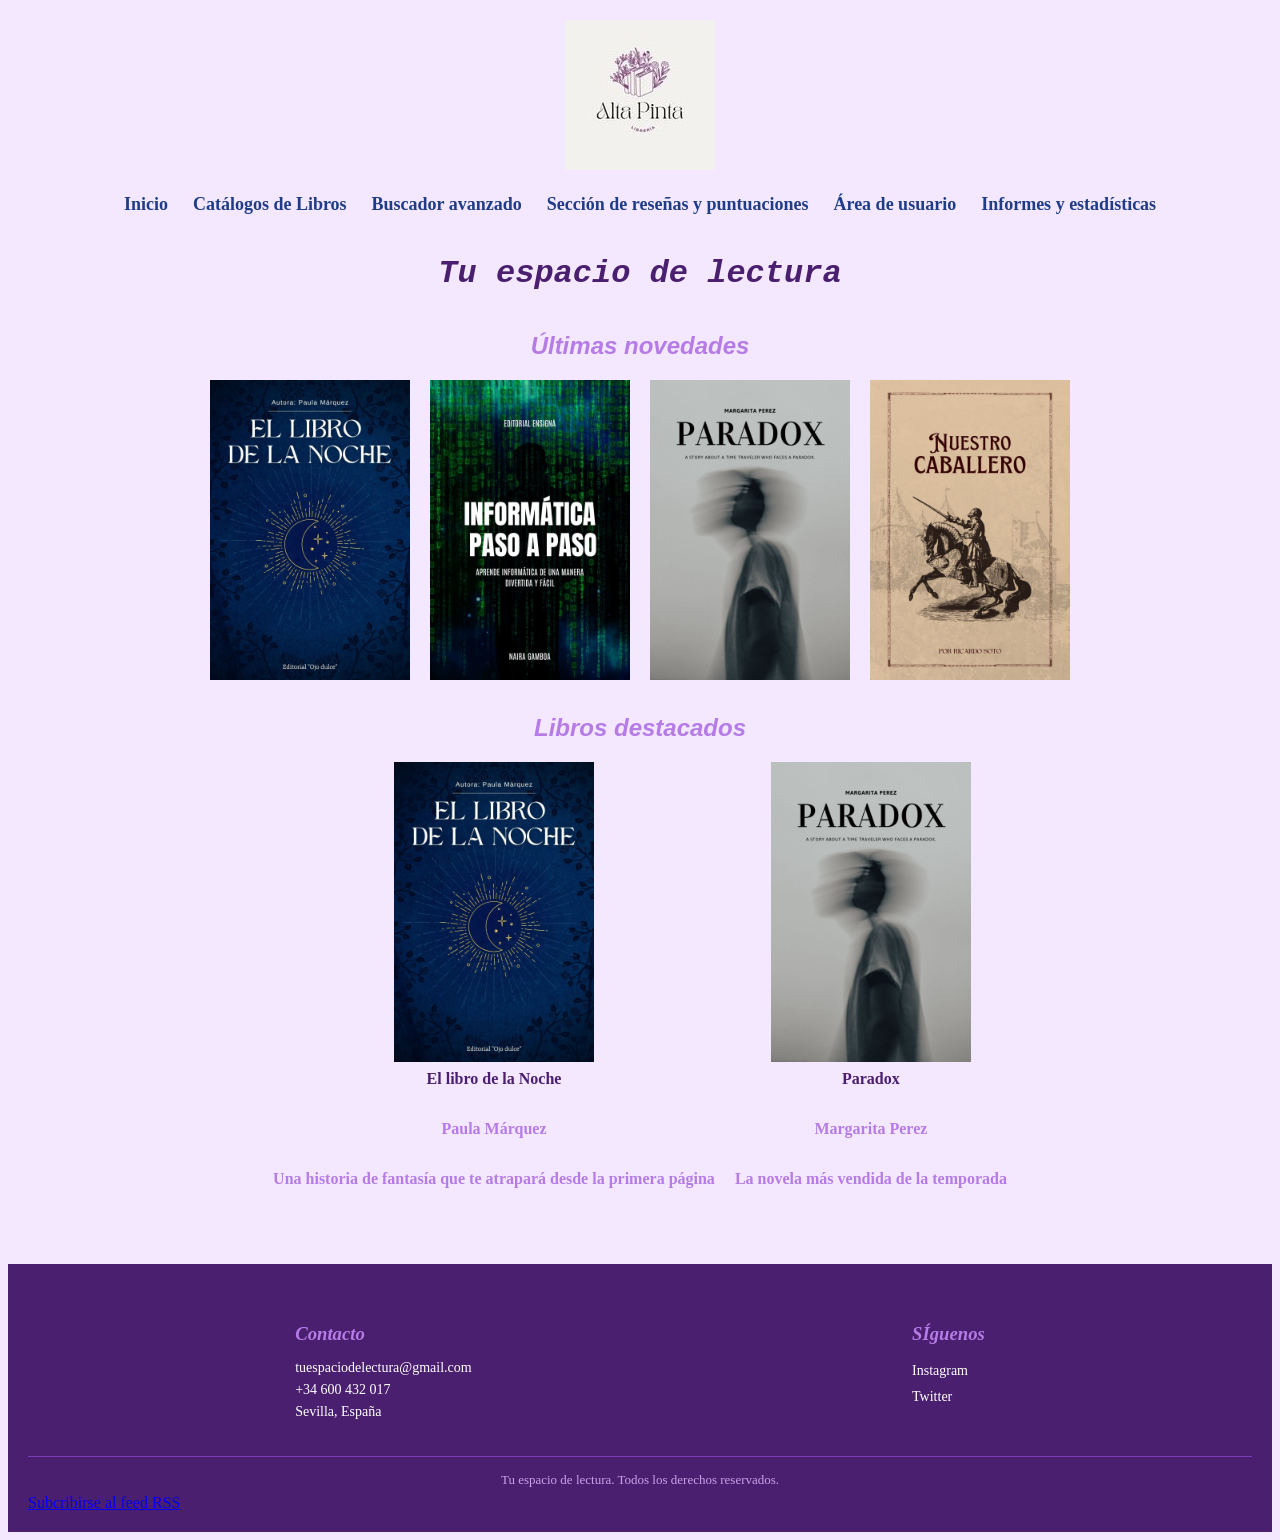
<file: index.html>
<!DOCTYPE html>
<html lang="en">
<head>
    <meta charset="UTF-8">
    <meta name="viewport" content="width=device-width, initial-scale=1.0">
    <title>Tu espacio de lectura</title>
    <link rel="stylesheet" href="estilos.css">
    <link rel="alternate" type="application/rss+xml" title="Tu Espacio de Lectura - Novedades" href="rss.xml">
</head>
<body>
    <header>
        <div class="logo">
        <a href="/">
            <img src="Libro.jpg" alt="Logotipo de la empresa">
        </a>
        </div>

        <nav>
            <ul>
                <li> <a href="inicio"> Inicio</a></li>
                <li> <a href="catalogo.html"> Catálogos de Libros</a></li>
                <li> <a href="buscador.html">  Buscador avanzado </a></li>
                <li> <a href="reseñas.html"> Sección de reseñas y puntuaciones </a></li>
                <li> <a href="usuario.html"> Área de usuario </a></li>
                <li> <a href="informes.html"> Informes y estadísticas </a></li>
            </ul>                
         </nav>
         <h1> Tu espacio de lectura </h1>
    </header>

    <main>
        <section id="novedades">
            <h2> Últimas novedades</h2>
                <div class="contenedor-libros">
                    <div class="libro1">
                        <img src="ElLibrodelaNoche.jpg" alt="Libro1">
                    </div>
                    <div class="libro2">
                        <img src="InformáticaPasoaPaso.jpg" alt="Libro2">
                    </div>
                    <div class="libro3">
                        <img src="paradox.jpg" alt="Libro3">
                    </div>

                    <div class="libro4">
                        <img src="NuestroCaballero.jpg" alt="Libro4">
                    </div>
                </div>
        </section>


        
        <section id="destacados">
            <h2>Libros destacados</h2>
                <div class="contenedor-libros">
                    <div class="libro1">
                         <img src="ElLibrodelaNoche.jpg" alt="Libro1">
                        <p class="titulo-libro">El libro de la Noche</p>
                        <p class="autor-libro">Paula Márquez</p>
                        <p class="destacado-descripcion">Una historia de fantasía que te atrapará desde la primera página</p>
                    </div>

                    <div class="libro3">
                        <img src="paradox.jpg" alt="Libro3">
                        <p class="titulo-libro">Paradox</p>
                        <p class="autor-libro">Margarita Perez</p>
                        <p class="destacado-descripcion">La novela más vendida de la temporada</p>
                    </div>
                </div>
        </section>
    </main>

    <footer>
        <div class="footer-contenedor">
            <div class="footer-contacto">
                <h3>Contacto</h3>
                <p>tuespaciodelectura@gmail.com</p>
                <p>+34 600 432 017</p>
                <p>Sevilla, España</p>
            </div>

            <div class="footer-redes">
                <h3>SÍguenos</h3>
                <ul>
                    <li><a href="">Instagram</a></li>
                    <li><a href="">Twitter</a></li>
                </ul>
            </div>
        </div>
        <p class="footer-copy"> Tu espacio de lectura. Todos los derechos reservados. </p>
        <a href="rss.xml">Subcribirse al feed RSS</a>
    </footer>
</body>
</html>
</file>
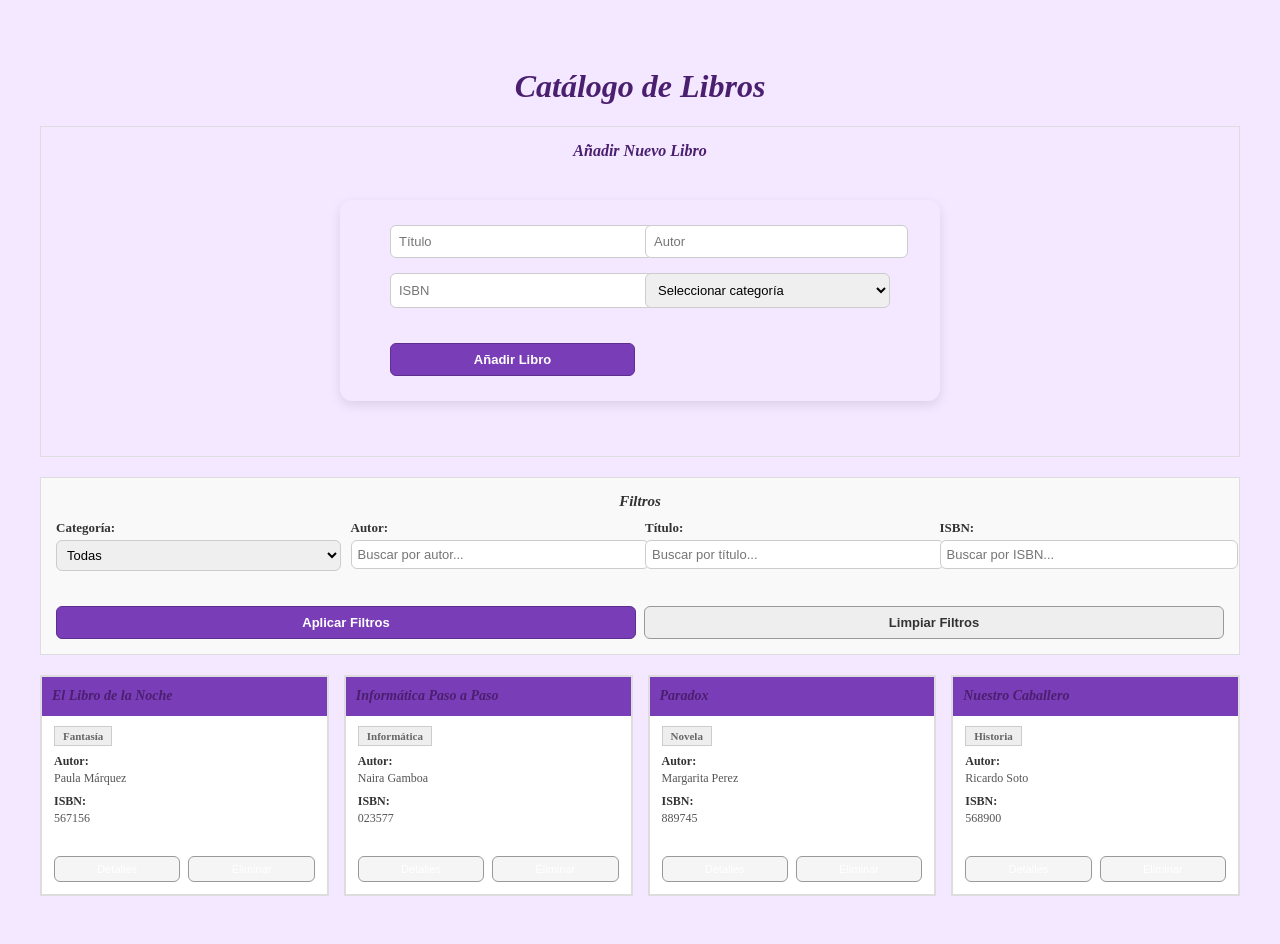
<file: catalogo.html>
<!DOCTYPE html>
<html lang="es">
<head>
    <meta charset="UTF-8">
    <meta name="viewport" content="width=device-width, initial-scale=1.0">
    <title>Catálogo de Libros</title>
    <link rel="stylesheet" href="estilos.css">
    <style>
        .catalogo-container {
            max-width: 1200px;
            margin: 0 auto;
            padding: 20px;
        }

        .catalogo-container h1 {
            font-family: Georgia, serif;
            font-style: italic;
            color: #4a1f6f;
        }

        h1, h2, h3 {
            font-family: Georgia, serif;
            font-style: italic;
        }

        .filtros-section {
            background-color: #f9f9f9;
            padding: 15px;
            border: 1px solid #ddd;
            margin-bottom: 20px;
        }

        .filtros-grid {
            display: grid;
            grid-template-columns: repeat(auto-fit, minmax(180px, 1fr));
            gap: 10px;
            margin-bottom: 10px;
        }

        .filtro-grupo {
            display: flex;
            flex-direction: column;
        }

        .filtro-grupo label {
            font-weight: bold;
            color: #333;
            margin-bottom: 4px;
            font-size: 13px;
        }

        .filtro-grupo input,
        .filtro-grupo select {
            padding: 6px;
            border: 1px solid #ccc;
            font-size: 13px;
        }

        .botones-filtros {
            display: flex;
            gap: 8px;
        }

        .botones-filtros button {
            padding: 8px 15px;
            background-color: #7a3db8;
            color: white;
            border: 1px solid #5e2e8f;
            font-size: 13px;
            cursor: pointer;
            font-weight: bold;
        }

        .botones-filtros button:hover {
            background-color: #6a2d98;
        }

        .botones-filtros button.secondary {
            background-color: #eee;
            color: #333;
            border: 1px solid #999;
        }

        .botones-filtros button.secondary:hover {
            background-color: #ddd;
        }

        .libros-grid {
            display: grid;
            grid-template-columns: repeat(auto-fill, minmax(250px, 1fr));
            gap: 15px;
            margin-bottom: 20px;
        }

        .libro-card {
            background: white;
            border: 2px solid #ddd;
            padding: 12px;
            cursor: pointer;
        }

        .libro-card:hover {
            border-color: #7a3db8;
            background-color: #fafafa;
        }

        .libro-header {
            background-color: #7a3db8;
            padding: 10px;
            color: white;
            margin: -12px -12px 10px -12px;
        }

        .libro-header h3 {
            margin: 0;
            font-size: 14px;
            line-height: 1.3;
        }

        .libro-body {
            padding: 0;
        }

        .libro-info {
            margin-bottom: 8px;
            font-size: 12px;
            color: #555;
        }

        .libro-info strong {
            color: #333;
            display: block;
            margin-bottom: 2px;
            font-weight: bold;
        }

        .libro-categoria {
            display: inline-block;
            background-color: #eee;
            color: #666;
            padding: 3px 8px;
            font-size: 11px;
            font-weight: bold;
            margin-bottom: 8px;
            border: 1px solid #ccc;
        }

        .libro-acciones {
            display: flex;
            gap: 8px;
            margin-top: 10px;
        }

        .libro-acciones button {
            flex: 1;
            padding: 6px;
            font-size: 11px;
            border: 1px solid #999;
            cursor: pointer;
            background-color: #f5f5f5;
        }

        .btn-detalles {
            background-color: #7a3db8;
            color: white;
            border: 1px solid #5e2e8f;
        }

        .btn-detalles:hover {
            background-color: #6a2d98;
        }

        .btn-eliminar {
            background-color: #dc3545;
            color: white;
            border: 1px solid #bb2d3b;
        }

        .btn-eliminar:hover {
            background-color: #c82333;
        }

        .paginacion {
            display: flex;
            justify-content: center;
            gap: 8px;
            margin-top: 20px;
        }

        .paginacion button,
        .paginacion span {
            padding: 6px 10px;
            border: 1px solid #999;
            background-color: white;
            cursor: pointer;
            font-weight: bold;
            color: #333;
            font-size: 12px;
        }

        .paginacion button:hover {
            background-color: #eee;
        }

        .paginacion span {
            background-color: #7a3db8;
            color: white;
            cursor: default;
        }

        .paginacion button:disabled {
            opacity: 0.5;
            cursor: not-allowed;
        }

        /* Modal para detalles */
        .modal {
            display: none;
            position: fixed;
            z-index: 1000;
            left: 0;
            top: 0;
            width: 100%;
            height: 100%;
            background-color: rgba(0, 0, 0, 0.4);
        }

        .modal.active {
            display: flex;
            align-items: center;
            justify-content: center;
        }

        .modal-content {
            background-color: white;
            padding: 20px;
            border: 2px solid #ddd;
            max-width: 500px;
            width: 90%;
            max-height: 80vh;
            overflow-y: auto;
        }

        .modal-header {
            display: flex;
            justify-content: space-between;
            align-items: center;
            margin-bottom: 15px;
            border-bottom: 1px solid #ddd;
            padding-bottom: 10px;
        }

        .modal-header h2 {
            margin: 0;
            color: #333;
            font-size: 16px;
        }

        .cerrar-modal {
            font-size: 24px;
            font-weight: bold;
            color: #999;
            cursor: pointer;
            background: none;
            border: none;
            padding: 0;
            width: 30px;
            height: 30px;
        }

        .cerrar-modal:hover {
            color: #333;
        }

        .detalles-libro {
            display: grid;
            gap: 10px;
        }

        .detalle-fila {
            display: grid;
            grid-template-columns: 120px 1fr;
            gap: 10px;
        }

        .detalle-fila strong {
            color: #333;
            font-weight: bold;
        }

        /* Formulario para añadir libro */
        .agregar-libro-section {
            background-color: #f3e8ff;
            padding: 15px;
            border: 1px solid #ddd;
            margin-bottom: 20px;
        }

        .agregar-libro-section h2 {
            color: #4a1f6f;
            margin-top: 0;
            margin-bottom: 15px;
            font-size: 16px;
            font-family: Georgia, serif;
            font-style: italic;
            font-weight: bold;
        }

        .formulario-agregar {
            display: grid;
            grid-template-columns: repeat(auto-fit, minmax(200px, 1fr));
            gap: 10px;
        }

        .formulario-agregar input,
        .formulario-agregar select {
            padding: 8px;
            border: 1px solid #ccc;
            font-size: 13px;
        }

        .formulario-agregar button {
            background-color: #7a3db8;
            color: white;
            padding: 8px 15px;
            border: 1px solid #5e2e8f;
            cursor: pointer;
            font-weight: bold;
            font-size: 13px;
        }

        .formulario-agregar button:hover {
            background-color: #6a2d98;
        }

        .sin-resultados {
            text-align: center;
            padding: 30px;
            color: #666;
            font-size: 14px;
        }

        .mensaje {
            padding: 12px;
            margin-bottom: 15px;
            display: none;
            border: 1px solid;
            font-size: 13px;
        }

        .mensaje.success {
            background-color: #d4edda;
            color: #155724;
            border-color: #c3e6cb;
            display: block;
        }

        .mensaje.error {
            background-color: #f8d7da;
            color: #721c24;
            border-color: #f5c6cb;
            display: block;
        }
    </style>
</head>
<body>

    <div class="catalogo-container">
        <h1>Catálogo de Libros</h1>

        <div id="mensaje" class="mensaje"></div>

        <!-- Sección para añadir nuevo libro -->
        <div class="agregar-libro-section">
            <h2>Añadir Nuevo Libro</h2>
            <form class="formulario-agregar" id="formulario-agregar">
                <input type="text" id="nuevo-titulo" placeholder="Título" required>
                <input type="text" id="nuevo-autor" placeholder="Autor" required>
                <input type="text" id="nuevo-isbn" placeholder="ISBN" required>
                <select id="nueva-categoria" required>
                    <option value="">Seleccionar categoría</option>
                    <option value="Fantasía">Fantasía</option>
                    <option value="Historia">Historia</option>
                    <option value="Informática">Informática</option>
                    <option value="Novela">Novela</option>
                </select>
                <button type="submit">Añadir Libro</button>
            </form>
        </div>

        <!-- Sección de filtros -->
        <div class="filtros-section">
            <h2 style="margin-top: 0; margin-bottom: 10px; color: #333; font-size: 15px;">Filtros</h2>
            <div class="filtros-grid">
                <div class="filtro-grupo">
                    <label for="filtro-categoria">Categoría:</label>
                    <select id="filtro-categoria">
                        <option value="">Todas</option>
                    </select>
                </div>
                <div class="filtro-grupo">
                    <label for="filtro-autor">Autor:</label>
                    <input type="text" id="filtro-autor" placeholder="Buscar por autor...">
                </div>
                <div class="filtro-grupo">
                    <label for="filtro-titulo">Título:</label>
                    <input type="text" id="filtro-titulo" placeholder="Buscar por título...">
                </div>
                <div class="filtro-grupo">
                    <label for="filtro-isbn">ISBN:</label>
                    <input type="text" id="filtro-isbn" placeholder="Buscar por ISBN...">
                </div>
            </div>
            <div class="botones-filtros">
                <button id="btn-aplicar-filtros">Aplicar Filtros</button>
                <button id="btn-limpiar-filtros" class="secondary">Limpiar Filtros</button>
            </div>
        </div>

        <!-- Listado de libros -->
        <div id="libros-grid" class="libros-grid"></div>

        <!-- Paginación -->
        <div class="paginacion" id="paginacion"></div>
    </div>

    <!-- Modal para detalles del libro -->
    <div id="modal-detalles" class="modal">
        <div class="modal-content">
            <div class="modal-header">
                <h2 id="detalles-titulo">Detalles del Libro</h2>
                <button class="cerrar-modal" id="cerrar-modal">&times;</button>
            </div>
            <div id="detalles-contenido" class="detalles-libro"></div>
        </div>
    </div>

    <script src="catalogo.js"></script>
</body>
</html>
</file>
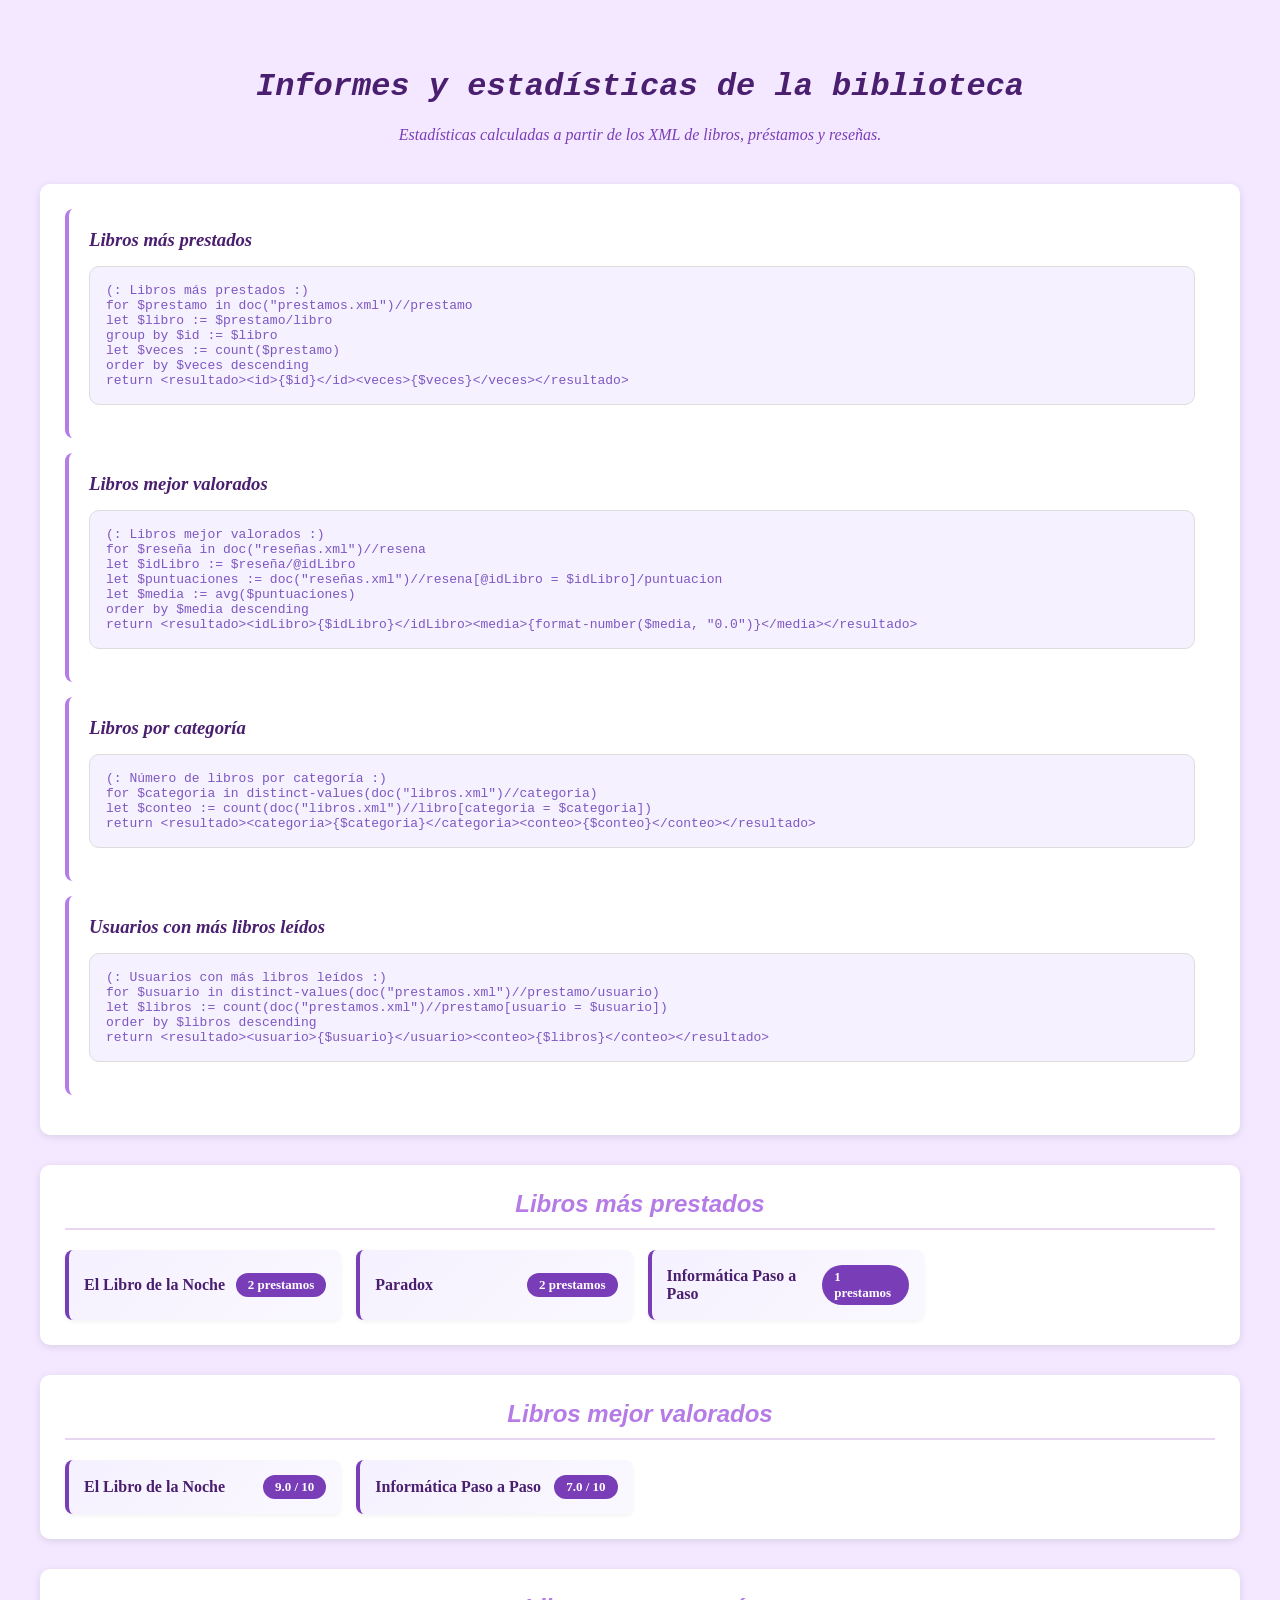
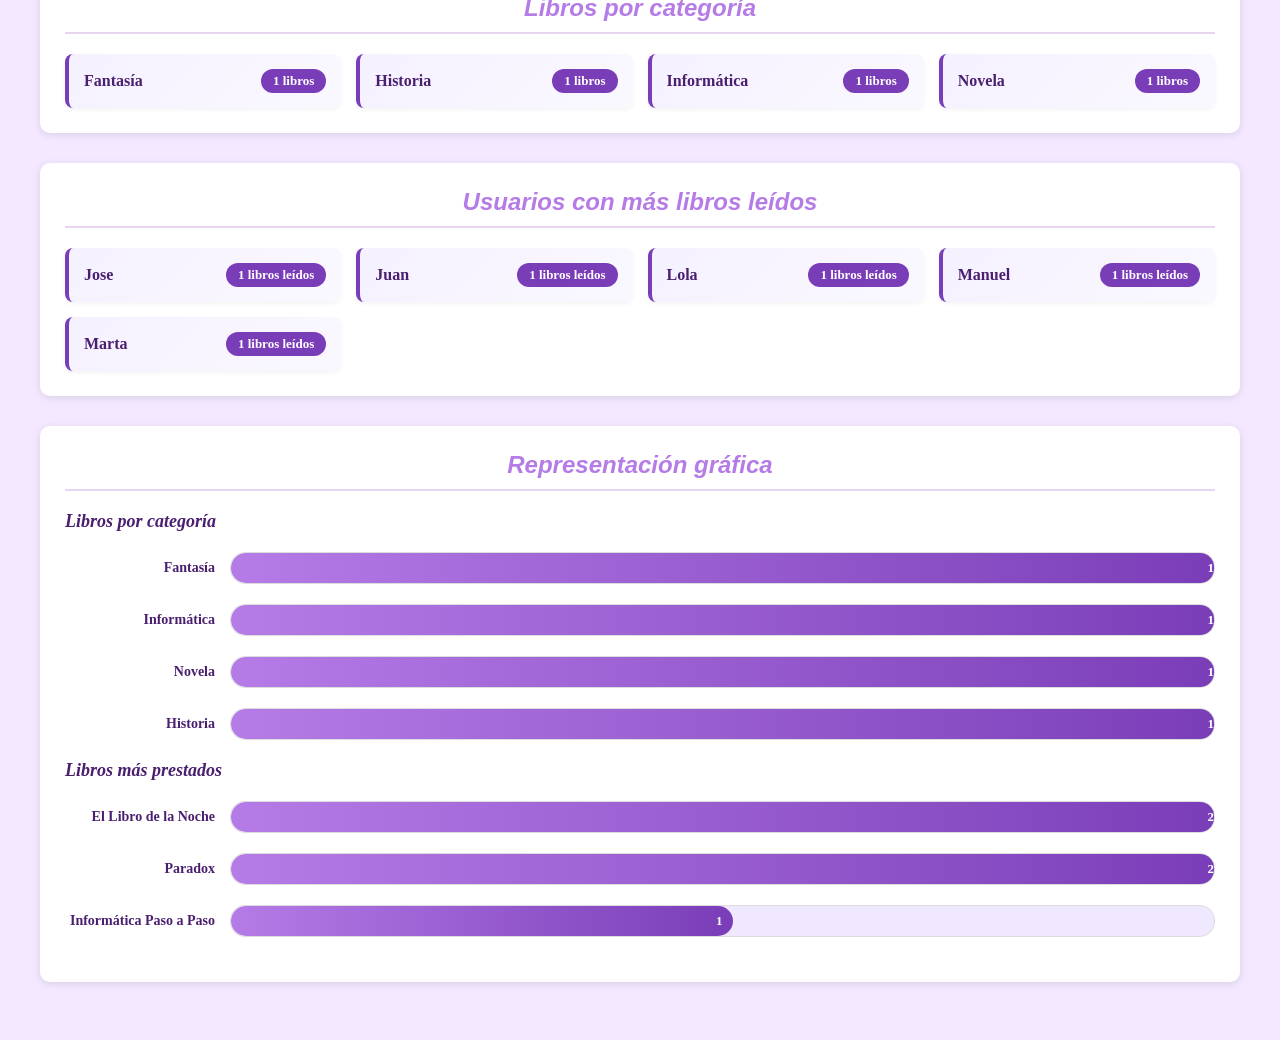
<file: informes.html>
<!DOCTYPE html>
<html lang="es">
<head>
    <meta charset="UTF-8">
    <meta name="viewport" content="width=device-width, initial-scale=1.0">
    <title>Informes Estadísticos</title>
    <link rel="stylesheet" href="estilos.css">
    
</head>
<body>
    <div class="main-container">
        <header>
            <h1>Informes y estadísticas de la biblioteca</h1>
            <p>Estadísticas calculadas a partir de los XML de libros, préstamos y reseñas.</p>
        </header>

        <section class="panel" id="consultas-xquery">
            <h2>Consultas XQuery</h2>
            <p>Las siguientes consultas XQuery muestran cómo se podrían calcular las estadísticas directamente desde los XML.</p>
        </section>

        <section class="panel">
            <h2>Libros más prestados</h2>
            <div id="libros-mas-prestados" class="estadisticas-grid"></div>
        </section>

        <section class="panel">
            <h2>Libros mejor valorados</h2>
            <div id="libros-mejor-valorados" class="estadisticas-grid"></div>
        </section>

        <section class="panel">
            <h2>Libros por categoría</h2>
            <div id="libros-por-categoria" class="estadisticas-grid"></div>
        </section>

        <section class="panel">
            <h2>Usuarios con más libros leídos</h2>
            <div id="usuarios-mas-leidos" class="estadisticas-grid"></div>
        </section>

        <section class="panel">
            <h2>Representación gráfica</h2>
            <div id="grafico-categorias"></div>
            <div id="grafico-prestamos"></div>
        </section>

        <div id="mensaje-error"></div>
    </div>
    <script src="informes.js" defer></script>
</body>
</html>
</file>
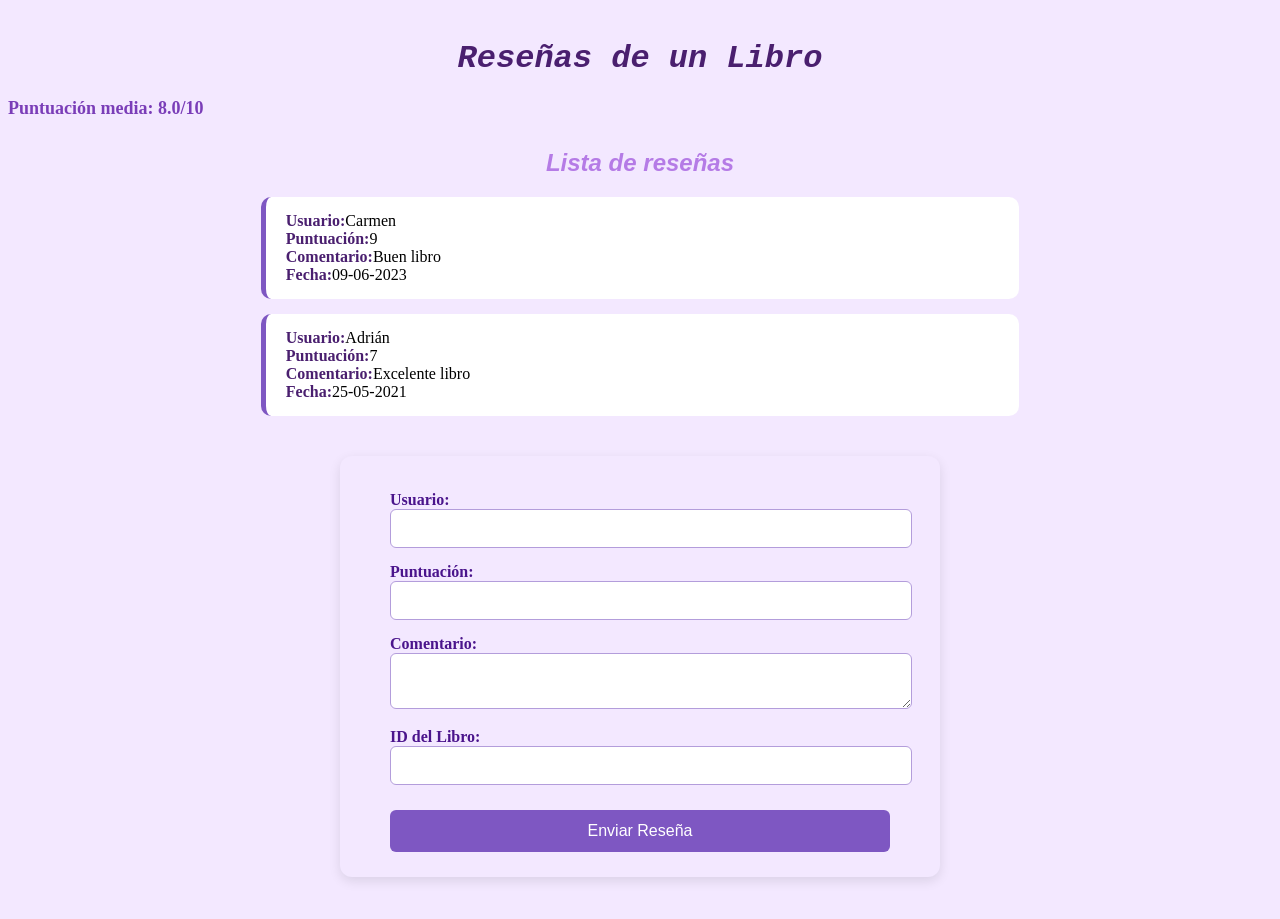
<file: reseñas.html>
<!DOCTYPE html>
<html lang="en">
<head>
    <meta charset="UTF-8">
    <meta name="viewport" content="width=device-width, initial-scale=1.0">
    <link rel="stylesheet" href="estilos.css">
    <title>Reseñas</title>
</head>
<body>
    <h1> Reseñas de un Libro </h1>

    <p id="puntuacion-media"></p>
    <div id="lista-resenas"></div>
    
     <form id="formulario-resenas">
        <label for="nuevo-usuario"> Usuario: </label>
        <input type="text" id="nuevo-usuario" required>

        <label for="nueva-puntuacion"> Puntuación: </label>
        <input type="number" id="nueva-puntuacion" min="1" max="10" required>

        <label for="nuevo-comentario"> Comentario: </label>
        <textarea id="nuevo-comentario" required></textarea>

        <label for="nuevo-idLibro"> ID del Libro: </label>
        <input type="text" id="nuevo-idLibro" required>
       
        <button type="submit">Enviar Reseña</button>
    </form>
    <script src="reseñas.js"></script>
</body>
</html>
</file>
<file: estilos.css>
body{
    background-color: #f3e8ff;
}
nav ul{
    display: flex;
    list-style: none;
    justify-content: center;
    gap:25px; /* Este valor controla la separación entre los enlaces*/
    padding: 0;
    margin-top: 20px;
} 

nav ul li a{
    text-decoration: none;
    color:#7a3db8;
    color: #1f3c88;
    font-weight:bold;
    font-size:18px;
}

nav ul li a:hover{
    color:#7a3db8;
}
.logo{
    text-align: center;
    margin-top: 20px;
}
.logo img{
    width: 150px;
}
    
 h1{
    text-align:center;
    margin-top: 40px;
    color:#4a1f6f;
    font-family: 'Courier New', Courier, monospace;
    font-style: italic;
}
h2{
    text-align: center;
    margin-top: 30px;
    color:#b57be6;
    font-family: 'Gill Sans', 'Gill Sans MT', Calibri, 'Trebuchet MS', sans-serif;

    font-style: italic;
}
h3{
    font-family: 'Times New Roman', Times, serif;
    font-style: italic;
    color:#4a1f6f;
}
.titulo-libro, .autor-libro, .destacado-descripcion{
    font-family:'Times New Roman',Times, serif;
    font-weight: bold;
    color: #b57be6;
}

.contenedor-libros{
    display: flex;
    gap:20px;/*Este valor controla la separación entre las imágenes de los libros*/
    justify-content: center;/*Este valor centra las imágenes*/
    margin-top: 20px;
}
.libro1 img{
    width: 200px;
}

.libro2 img{
    width: 200px;
}
.libro3 img{
    width: 200px;
}
.libro4 img{
    width: 200px;
}

footer{
    background-color:#4a1f6f;
    color: white;
    padding: 40px 20px 20px;
    margin-top: 60px;
}

.footer-contenedor{
    display: flex;
    justify-content: space-around;
    flex-wrap: wrap;
    gap:30px;
    max-width: 1100px;
    margin: 0 auto;
}
footer h3{
    color: #b57be6;
    margin-bottom: 15px;
}

footer p{
    margin:6px 0;
    font-size: 14px;
}

footer ul{
    list-style: none;
    padding:0;
}

footer ul li{
    margin-bottom: 8px;
}

footer ul li a{
    color:white;
    text-decoration: none;
    font-size: 14px;
}

footer ul li a:hover{
    color: #b57be6;
}

.footer-copy{
    text-align: center;
    margin-top:30px;
    font-size:13px;
    color:#c9a0e8;
    border-top: 1px solid #7a3db8;
    padding-top: 15px;
}
#busqueda{
    width: 60%;
    margin: 40px auto;
    padding: 20px;
    background-color: #f7f4fb;
    border-radius: 10px;
}


#busqueda input,
#busqueda select{
    width: 100%;
    padding: 10px;
    padding-right: 1px;
    margin-top: 5px;
    border: 1px solid #ccc;
    border-radius: 6px;

}

#busqueda button{
    margin-top: 20px;
    padding: 10px 20px;
    background-color: #7a3db8;
    color: white;
    border: white;
    border-radius: 6px;
    font-size: 16px;
}

#busqueda button:hover{
    background-color: #4a1f6f;
}

#tabla-resultados{
 width: 80%;
 margin: 30px auto;
 border-collapse: collapse;
 background-color: white;
 border-radius: 10px;
 
}

#tabla-resultados th{
    background-color: #7a3db8;
    color: white;
    padding: 12px;
    text-align: left;
    font-size: 16px;
}

#tabla-resultados td{
    padding: 10px;
    border-bottom: 1px solid #ddd;
}

#tabla-resultados tr:hover{
    background-color: #f3eaff;
}

form{
    background: #f3e8ff;
    width: 60%;
    padding: 25px 50px;
    max-width: 500px;
    margin: 40px auto;
    padding-left: 50px;
    padding-right: 50px;
    border-radius: 12px;
    box-shadow: 0 4px 12px rgba(0, 0, 0, 0.1);
}

form label{
    display: block;
    margin-top:10px;
    font-weight: bold;
    color:#4a148c;
}

input, textarea,select{
    width: 100%;
    padding: 10px;
    margin-bottom: 5px;
    border-radius: 6px;
    border: 1px solid #b39ddb;
    font-size: 15px;
}

button{
    background-color: #7e57c2;;
    color: white;
    border: none;
    padding: 12px 20px;
    border-radius: 6px;
    font-size: 16px;
    cursor: pointer;
    width: 100%;
    margin-top: 20px;

}

button:hover{
    background-color: #5e35b1;;
}

 #tabla-resultados{
    background:white;
    padding: 20px;
    border-radius: 10px;
    box-shadow: 0 4px 10px rgba(0, 0, 0, 0.1);
}
#resultados tbody tr{
    cursor: pointer;
}

table {
    width: 100%;
    border-collapse: collapse;
}
th{
    background-color:#7e57c2;
    color: white;
    padding: 10px;
}

td{
    padding: 10px;
    border-bottom: 1px solid #ddd;
}


#lista-resenas ul{
    list-style: none;
    padding: 0;
    width: 60%;
    margin: 20px auto;

}

#lista-resenas li{
    background-color: white;
    border-radius: 10px;
    padding: 15px 20px;
    margin-bottom: 15px;
    box-shadow: 0 4px 10 px rgba(0, 0, 0, 0.1);
    border-left: 5px solid #7e57c2;
}

#lista-resenas strong{
    color: #4a1f6f;
}

#puntuacion-media{
    text-aling:center;
    font-size:18px;
    font-weight: bold;
    color: #7a3db8;
    margin: top 20px;
}

.consulta-panel pre{
    white-space: pre-wrap;
    background-color: #f5f1ff;
    padding: 16px;
    border-radius: 10px;
    border: 1px solid #ddd;
    overflow: auto;
    color: #7e57c2;
}

/* Estilos para la página de informes */
.main-container {
    max-width: 1200px;
    margin: 0 auto;
    padding: 20px;
}

header {
    text-align: center;
    margin-bottom: 40px;
}

header p {
    color: #7a3db8;
    font-size: 16px;
    margin-top: 10px;
    font-style: italic;
    font-family: Georgia, serif;
    font-weight: 500;
}

.panel {
    background-color: white;
    padding: 25px;
    margin-bottom: 30px;
    border-radius: 10px;
    box-shadow: 0 2px 8px rgba(0, 0, 0, 0.1);
}

.panel h2 {
    margin-top: 0;
    margin-bottom: 20px;
    color: #b57be6;
    border-bottom: 2px solid #e8d5f2;
    padding-bottom: 10px;
}

.estadisticas-grid {
    display: grid;
    grid-template-columns: repeat(auto-fill, minmax(250px, 1fr));
    gap: 15px;
}

.resultado-item {
    background: linear-gradient(135deg, #f5f1ff 0%, #faf8ff 100%);
    padding: 15px;
    border-radius: 8px;
    border-left: 4px solid #7a3db8;
    display: flex;
    justify-content: space-between;
    align-items: center;
    box-shadow: 0 2px 4px rgba(0, 0, 0, 0.05);
    transition: all 0.3s ease;
}

.resultado-item:hover {
    box-shadow: 0 4px 12px rgba(122, 61, 184, 0.2);
    transform: translateY(-2px);
}

.resultado-item strong {
    color: #4a1f6f;
    font-weight: 600;
}

.resultado-item span {
    background-color: #7a3db8;
    color: white;
    padding: 4px 12px;
    border-radius: 20px;
    font-size: 13px;
    font-weight: bold;
}

/* Estilos para gráficos de barras */
#grafico-categorias,
#grafico-prestamos {
    margin-top: 20px;
}

#grafico-categorias h3,
#grafico-prestamos h3 {
    color: #4a1f6f;
    margin-bottom: 20px;
    font-size: 18px;
}

.barra-fila {
    display: flex;
    align-items: center;
    margin-bottom: 20px;
    gap: 15px;
}

.barra-etiqueta {
    min-width: 150px;
    font-weight: 600;
    color: #4a1f6f;
    text-align: right;
    font-size: 14px;
}

.barra-base {
    flex: 1;
    height: 30px;
    background-color: #f0e8ff;
    border-radius: 15px;
    overflow: hidden;
    border: 1px solid #ddd;
}

.barra-indicador {
    height: 100%;
    background: linear-gradient(90deg, #b57be6 0%, #7a3db8 100%);
    border-radius: 15px;
    display: flex;
    align-items: center;
    justify-content: flex-end;
    color: white;
    font-weight: bold;
    padding-right: 10px;
    font-size: 13px;
    transition: width 0.3s ease;
}

.consulta-panel {
    background-color: white;
    padding: 20px;
    border-radius: 8px;
    margin-bottom: 15px;
    border-left: 4px solid #b57be6;
}

.consulta-panel h3 {
    color: #4a1f6f;
    margin-top: 0;
    margin-bottom: 15px;
}

#mensaje-error {
    background-color: #fff3cd;
    color: #856404;
    padding: 15px;
    border-radius: 8px;
    margin-top: 20px;
    border-left: 4px solid #ffc107;
    display: none;
}

#mensaje-error:not(:empty) {
    display: block;
}

.titulo-libro{
    font-weight: bold;
    color:#4a1f6f;
    margin-top: 8px;
    text-align: center;
}

.auto-libro{
    text-aling:center;
}

.destacado-descripcion{
    text-align: center;
}
.libro1,.libro3{
    display: flex;
    flex-direction: column;
    align-items: center;
}
</file>
